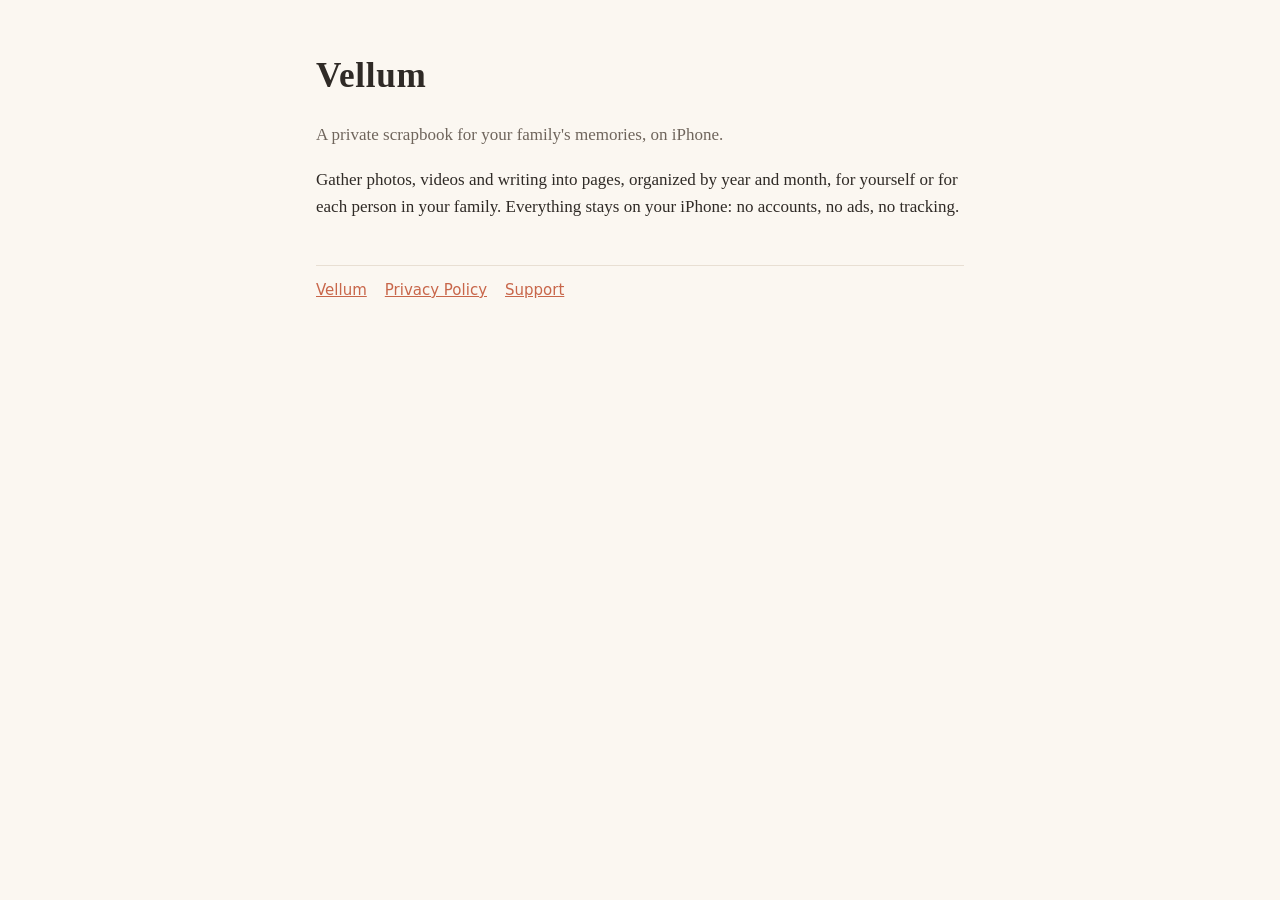
<file: index.html>
<!doctype html><html lang="en"><head><meta charset="utf-8"><meta name="viewport" content="width=device-width, initial-scale=1"><title>Vellum Memories</title><link rel="stylesheet" href="style.css"></head><body><main>
<h1>Vellum</h1>
<p class="soft">A private scrapbook for your family's memories, on iPhone.</p>
<p>Gather photos, videos and writing into pages, organized by year and month, for yourself or for each person in your family. Everything stays on your iPhone: no accounts, no ads, no tracking.</p>
<nav><a href="./">Vellum</a><a href="privacy.html">Privacy Policy</a><a href="support.html">Support</a></nav></main></body></html>
</file>
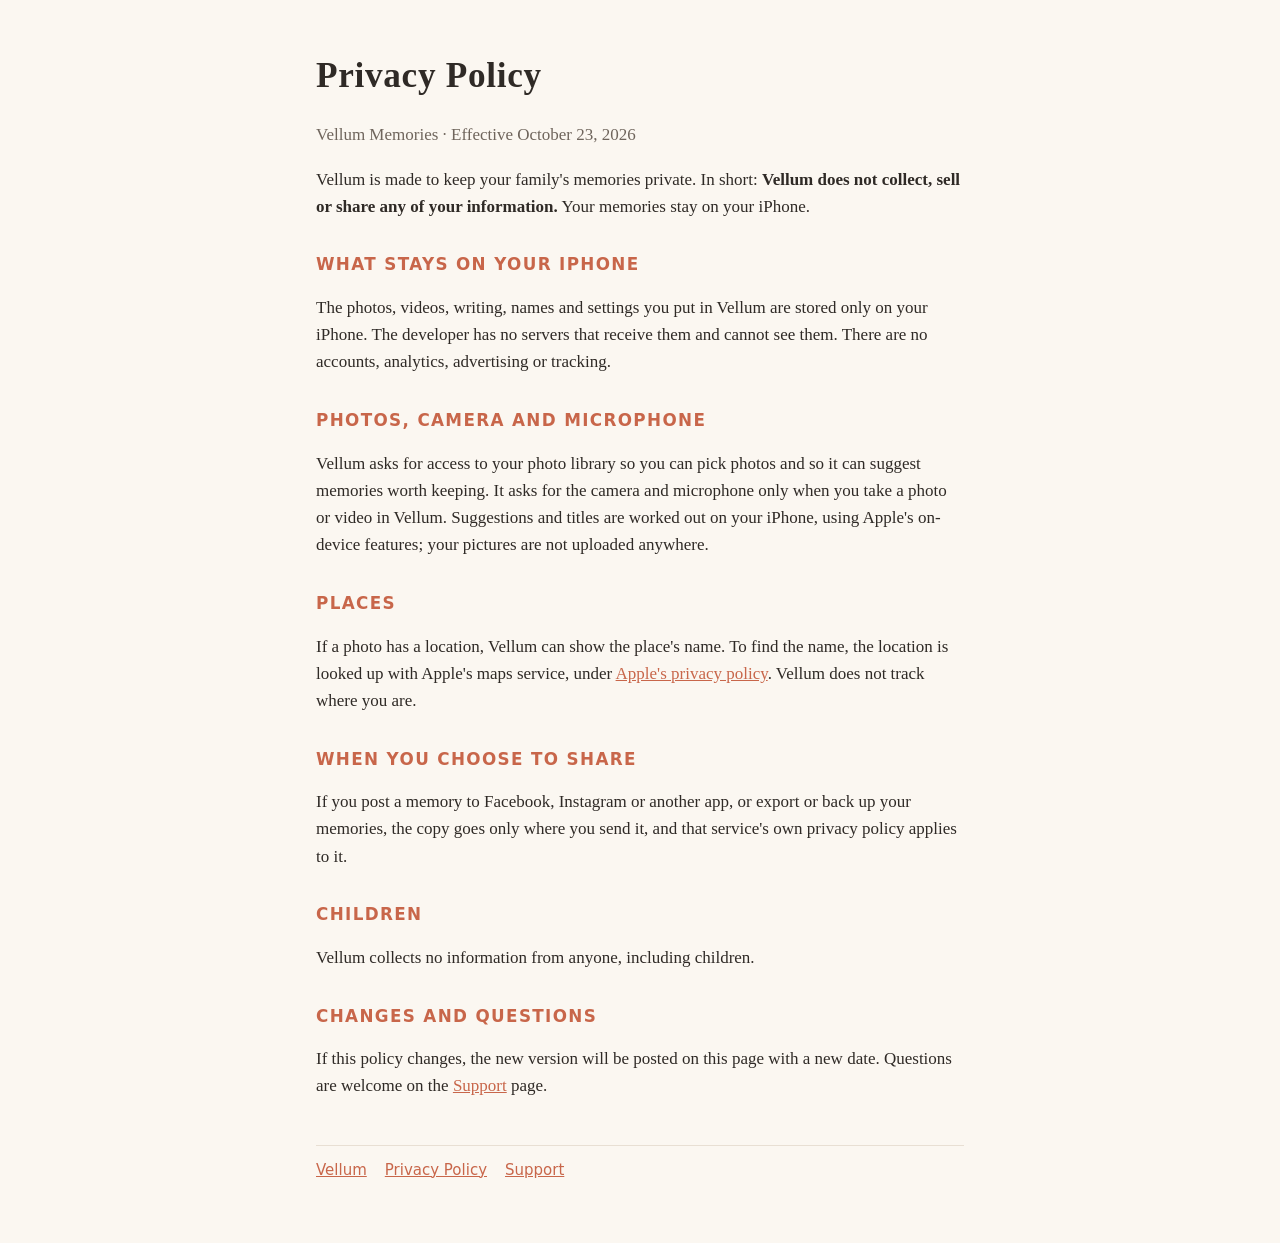
<file: privacy.html>
<!doctype html><html lang="en"><head><meta charset="utf-8"><meta name="viewport" content="width=device-width, initial-scale=1"><title>Vellum Privacy Policy</title><link rel="stylesheet" href="style.css"></head><body><main>
<h1>Privacy Policy</h1>
<p class="soft">Vellum Memories · Effective October 23, 2026</p>
<p>Vellum is made to keep your family's memories private. In short: <strong>Vellum does not collect, sell or share any of your information.</strong> Your memories stay on your iPhone.</p>

<h2>What stays on your iPhone</h2>
<p>The photos, videos, writing, names and settings you put in Vellum are stored only on your iPhone. The developer has no servers that receive them and cannot see them. There are no accounts, analytics, advertising or tracking.</p>

<h2>Photos, camera and microphone</h2>
<p>Vellum asks for access to your photo library so you can pick photos and so it can suggest memories worth keeping. It asks for the camera and microphone only when you take a photo or video in Vellum. Suggestions and titles are worked out on your iPhone, using Apple's on-device features; your pictures are not uploaded anywhere.</p>

<h2>Places</h2>
<p>If a photo has a location, Vellum can show the place's name. To find the name, the location is looked up with Apple's maps service, under <a href="https://www.apple.com/legal/privacy/">Apple's privacy policy</a>. Vellum does not track where you are.</p>

<h2>When you choose to share</h2>
<p>If you post a memory to Facebook, Instagram or another app, or export or back up your memories, the copy goes only where you send it, and that service's own privacy policy applies to it.</p>

<h2>Children</h2>
<p>Vellum collects no information from anyone, including children.</p>

<h2>Changes and questions</h2>
<p>If this policy changes, the new version will be posted on this page with a new date. Questions are welcome on the <a href="support.html">Support</a> page.</p>
<nav><a href="./">Vellum</a><a href="privacy.html">Privacy Policy</a><a href="support.html">Support</a></nav></main></body></html>
</file>
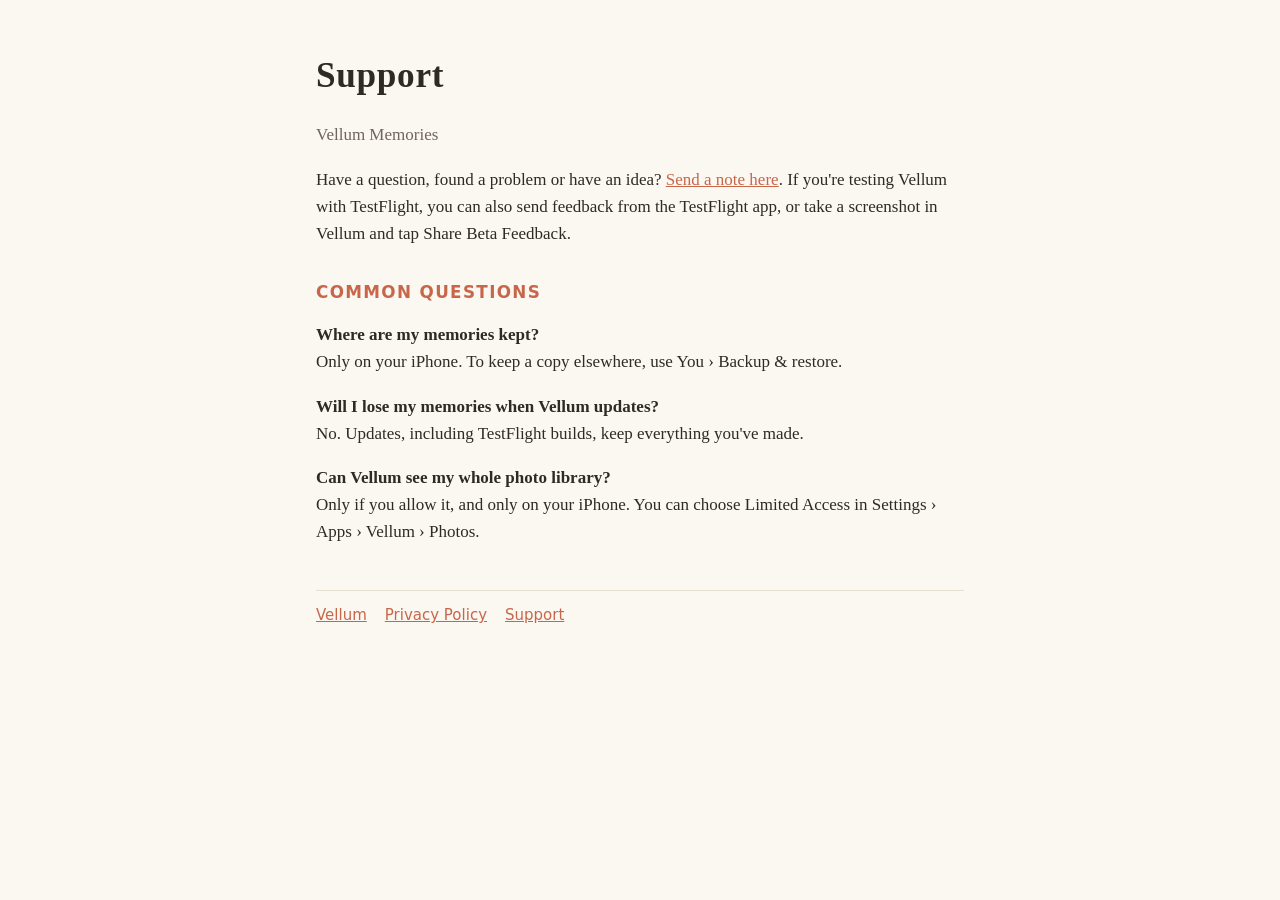
<file: support.html>
<!doctype html><html lang="en"><head><meta charset="utf-8"><meta name="viewport" content="width=device-width, initial-scale=1"><title>Vellum Support</title><link rel="stylesheet" href="style.css"></head><body><main>
<h1>Support</h1>
<p class="soft">Vellum Memories</p>
<p>Have a question, found a problem or have an idea? <a href="https://github.com/shumwaydigital/vellum-app/issues/new">Send a note here</a>. If you're testing Vellum with TestFlight, you can also send feedback from the TestFlight app, or take a screenshot in Vellum and tap Share Beta Feedback.</p>

<h2>Common questions</h2>
<p><strong>Where are my memories kept?</strong><br>Only on your iPhone. To keep a copy elsewhere, use You › Backup &amp; restore.</p>
<p><strong>Will I lose my memories when Vellum updates?</strong><br>No. Updates, including TestFlight builds, keep everything you've made.</p>
<p><strong>Can Vellum see my whole photo library?</strong><br>Only if you allow it, and only on your iPhone. You can choose Limited Access in Settings › Apps › Vellum › Photos.</p>
<nav><a href="./">Vellum</a><a href="privacy.html">Privacy Policy</a><a href="support.html">Support</a></nav></main></body></html>
</file>
<file: style.css>
:root { --page:#fbf7f1; --ink:#2f2a26; --soft:#6f655c; --accent:#c8664a; --line:#e8dfd3; }
@media (prefers-color-scheme: dark) { :root { --page:#1d1a17; --ink:#f1ebe3; --soft:#b3a89c; --accent:#e58a6c; --line:#3a332d; } }
* { box-sizing: border-box; }
body { margin:0; background:var(--page); color:var(--ink); font:17px/1.6 Georgia, "Times New Roman", serif; }
main { max-width:680px; margin:0 auto; padding:48px 16px 64px; }
h1 { font-size:2.2rem; margin:0 0 4px; letter-spacing:.02em; }
h2 { font:600 1.05rem/1.4 -apple-system, system-ui, sans-serif; letter-spacing:.08em; text-transform:uppercase; color:var(--accent); margin:2em 0 .4em; }
p, li { color:var(--ink); } .soft { color:var(--soft); }
a { color:var(--accent); }
nav { font:15px -apple-system, system-ui, sans-serif; border-top:1px solid var(--line); margin-top:3em; padding-top:1em; }
nav a { margin-right:1.2em; }
</file>
